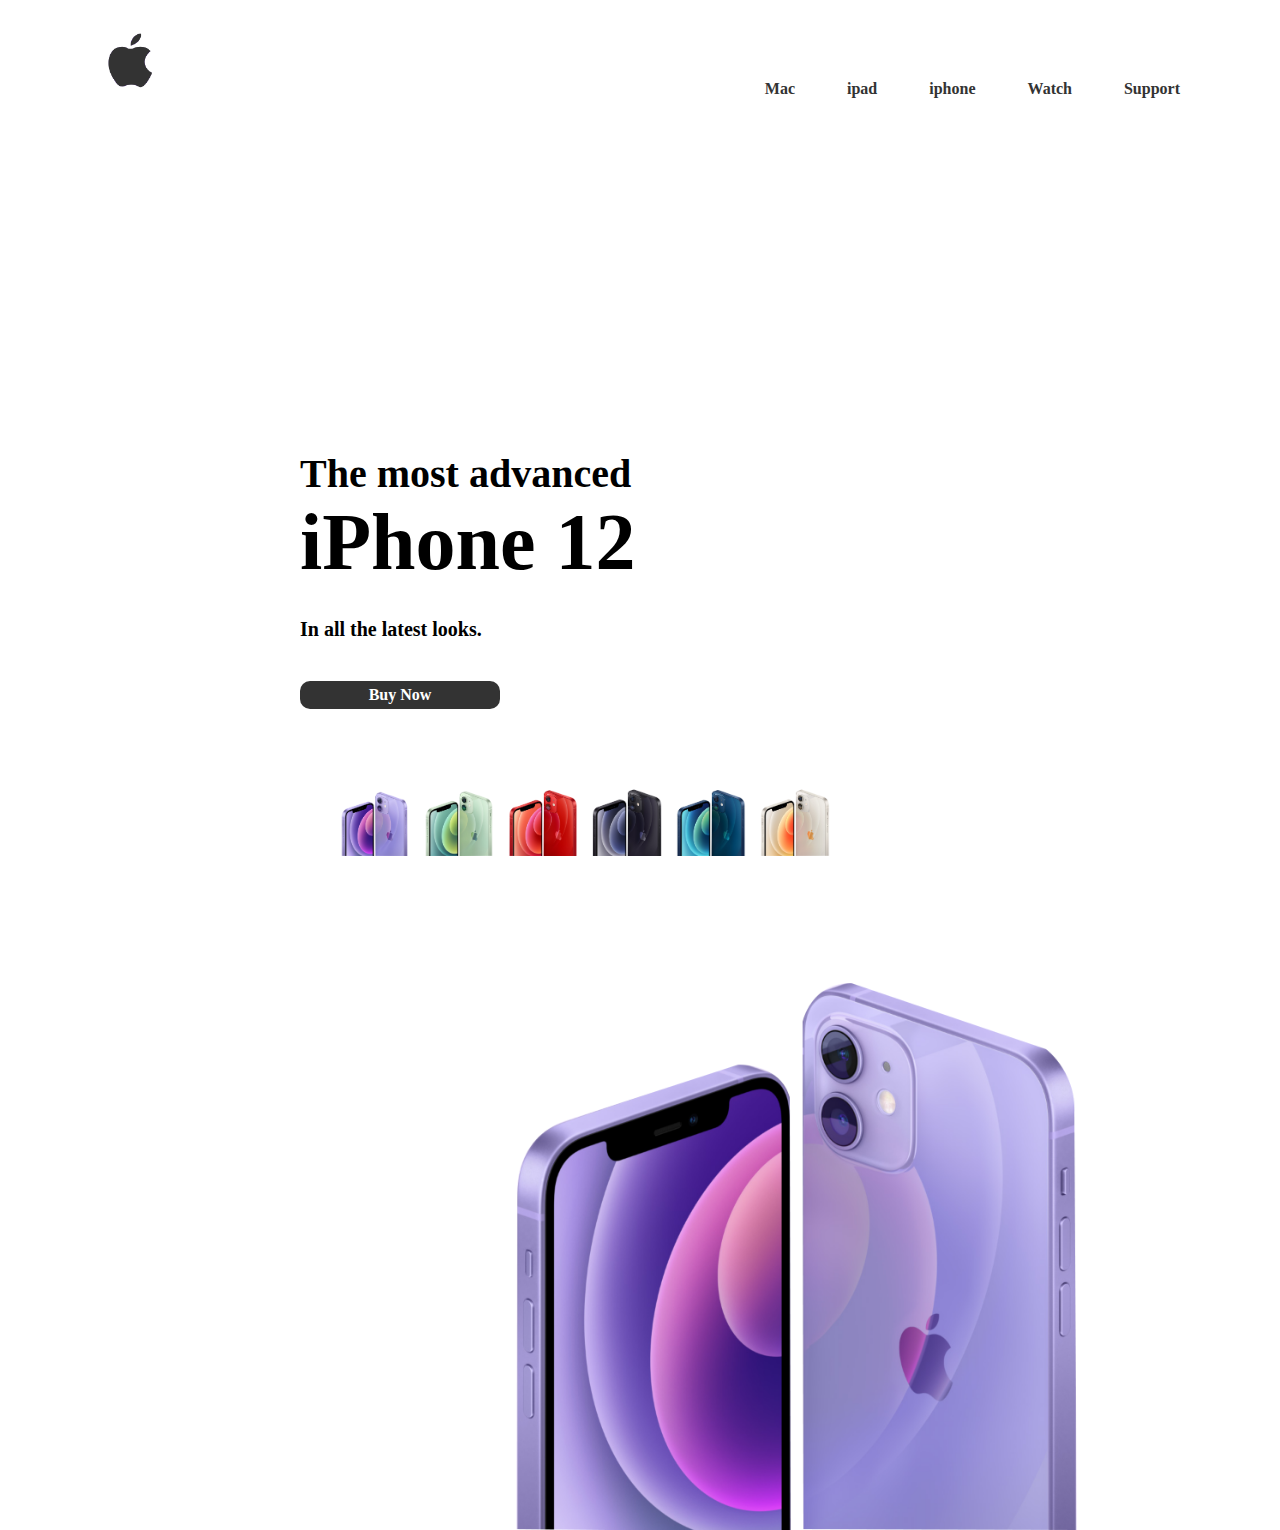
<file: index.html>
<!DOCTYPE html>
<html lang="en">
<head>
    <meta charset="UTF-8">
    <meta http-equiv="X-UA-Compatible" content="IE=edge">
    <meta name="viewport" content="width=device-width, initial-scale=1.0">
    <title>Document</title>
    <link rel="stylesheet" href="style.css">
    <script src="https://ajax.googleapis.com/ajax/libs/jquery/3.5.1/jquery.min.js"></script>
    <script src="main.js"></script>
 
</head>
<body>
    <section id="container">
        <header id="main-header">
            <h1>
                <a href="#">
                    <img src="./images/logo.png" alt="logo">
                </a>
            </h1>
                    
           <nav id="gnb"> 
                <ul>
                    <li><a href="#">Mac</a></li>
                    <li><a href="#">ipad</a></li>
                    <li><a href="#">iphone</a></li>
                    <li><a href="#">Watch</a></li>
                    <li><a href="#">Support</a></li>
                </ul>
            </nav>
        </header>
    
        <section id="title">
            <div class="title-group">
                <h2>The most  advanced <br><span>iPhone 12</span></h2>
            
                <p>In all the latest looks.</p>
           
                <a href="#" class="more-btn">Buy Now</a>
            </div>
            <figure>
                <img src="./images/img1.png" alt="img1">
            </figure>

            <nav class="pager">
                <ul>
                    <li>
                        <a href="#">
                          <img src="images/img1.png" alt="img1">
                        </a>
                      </li>
                  <li>
                    <a href="#">
                      <img src="images//img2.png" alt="img2">
                    </a>
                  </li>
                  <li>
                    <a href="#">
                      <img src="images/img3.png" alt="img3">
                    </a>
                  </li>
                  <li>
                    <a href="#">
                      <img src="images/img4.png" alt="img4">
                    </a>
                  </li>
                  <li>
                    <a href="#">
                      <img src="images/img5.png" alt="img5">
                    </a>
                  </li> <li>
                    <a href="#">
                      <img src="images/img6.png" alt="img6">
                    </a>
                  </li>
                </ul>
              </nav>

        </section>
    
    </section>
  
</body>
</html>
</file>
<file: style.css>
*{  
    margin: 0;
    padding: 0;
    box-sizing: border-box;
}

}
#container{
    width: 1900px;
    height: 800px;
}
ul{
    list-style-type: none;
}
#main-header{
    min-width: 1200px;
    width: 100%;
    height: 200px;
    position: absolute;
    left: 0;
    top: 0;
    z-index: 999;
;

}
#main-header h1 {
position: absolute;
left: 100px;
top: 30px;

}
#main-header h1 > a > img{
width: 60px;
}



#gnb {
    position: absolute;
    right: 100px;
    top: 80px;
}
#gnb > ul > li {
    display: inline-block;
    margin-left: 3em;

}
#gnb > ul > li > a {
    text-decoration: none;
    color:#333333;
    font-weight: 600;
    
}
#title{
    min-width: 1200px;
    width: 100%;
 
 

}

.title-group{
height: 400px;
margin-top: 200px;
float: left;
padding-left: 100px;
padding-top: 250px;
margin-right: 0px;
margin-left: 200px;
    





}
#title .title-group h2 {
font-size: 40px; /* 반응형 가변 글자 */
font-weight: 600;
margin-bottom: 10px;

}
#title .title-group h2 > span {
font-size: 80px;
}

#title .title-group p {
font-size: 20px;
font-weight: 600;
margin-top: 30px;

}


#title figure img {
float: left;
margin-top: 280px;
margin-left: 500px;
padding-top: 50px;
width: 600px;


}

nav.pager {
    position: fixed;
    bottom: 40px;
    left: 50%;
    /* outline: 1px solid red; */
    transform: translateX(-50%);
    
  }
  nav.pager > ul{
      margin-right: 100px;
     
  }
  nav.pager > ul > li {
    display: inline-block; 
    /* outline: 1px solid green; */
    text-align: center;
    
  }
  nav.pager > ul > li > a {
    display: block;
  }
nav.pager > ul > li > a > img {
    width: 80px;
    padding-right: 10px;

    
  }
  nav.pager > ul > li > a {
    transition-duration: 0.5s;
  }
  
  nav.pager > ul > li > a:hover {
    transform: scale(1.2);
  }
.more-btn {
width: 200px;
background: #333333;
display: inline-block;
color: #ffffff;
text-decoration: none;
text-align: center;  
border-radius: 10px;
margin-top: 40px;
padding: 5px;
font-weight: bolder;
}
</file>
